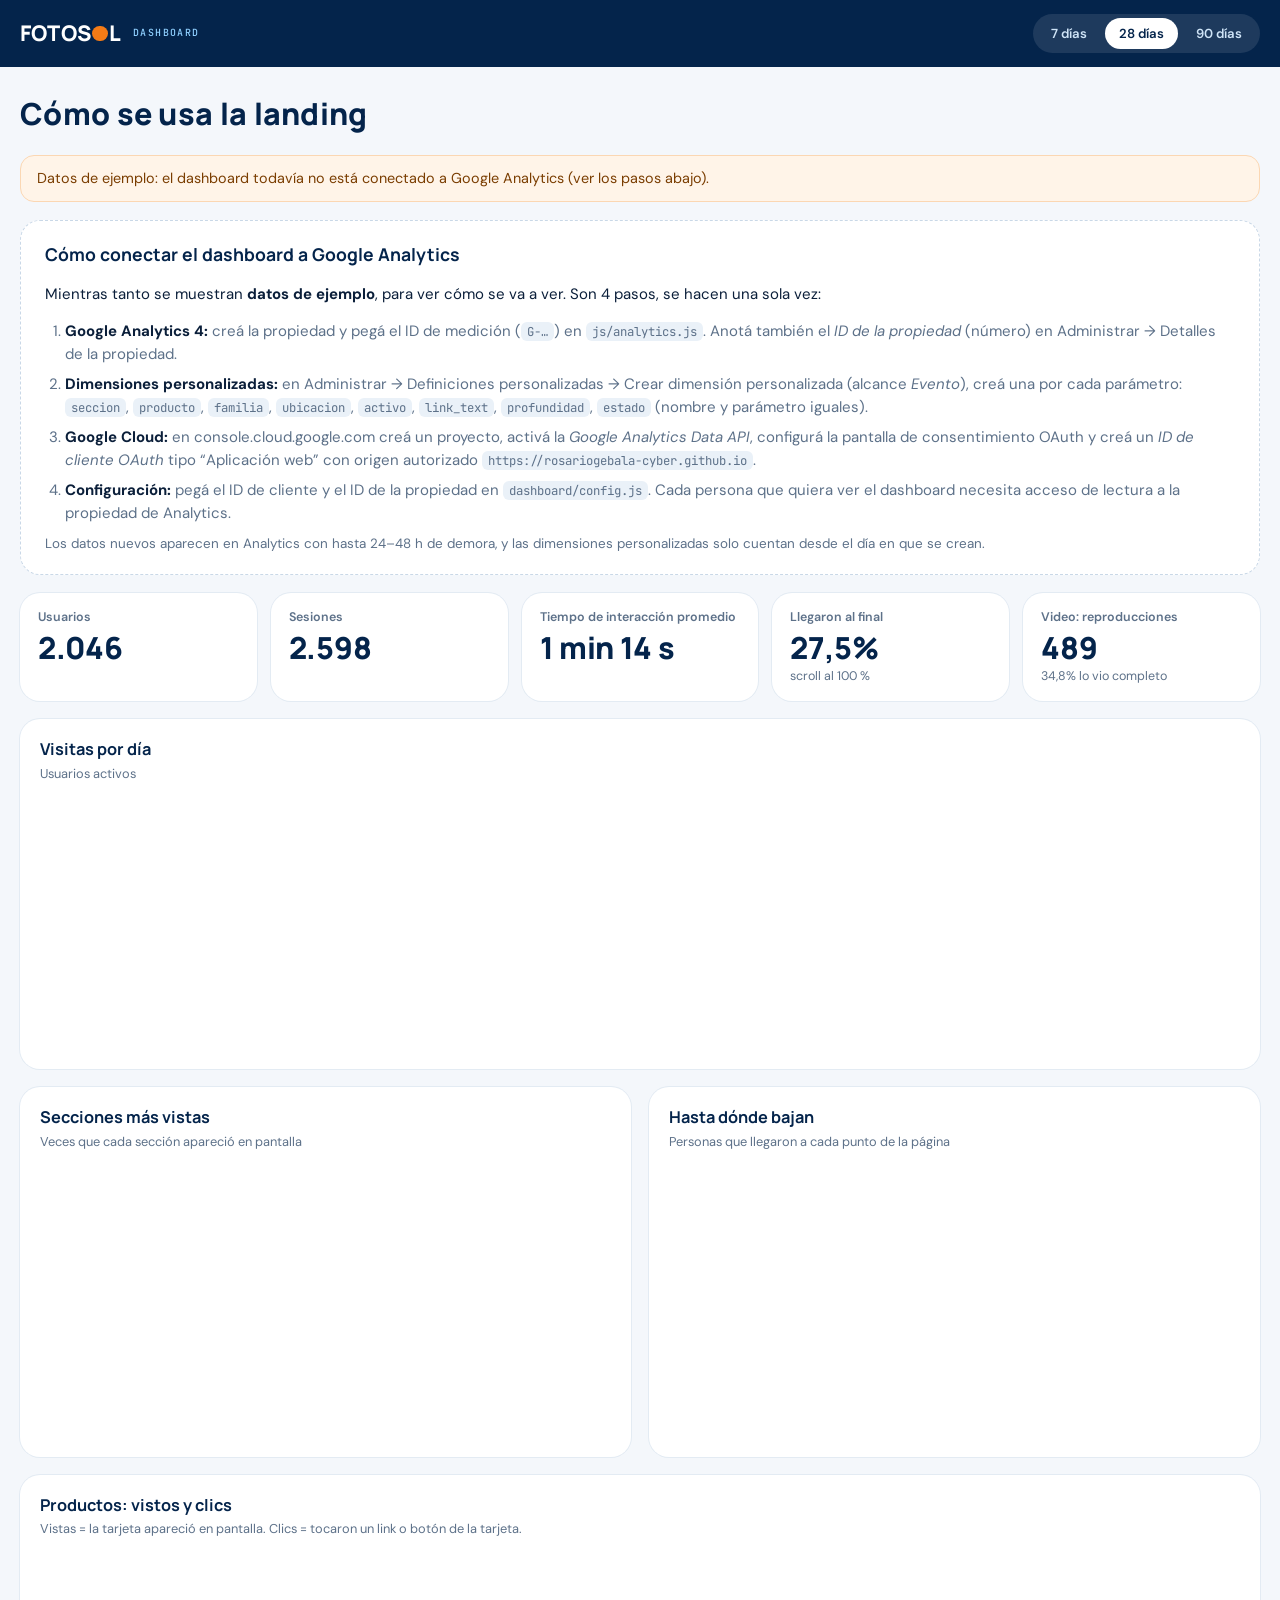
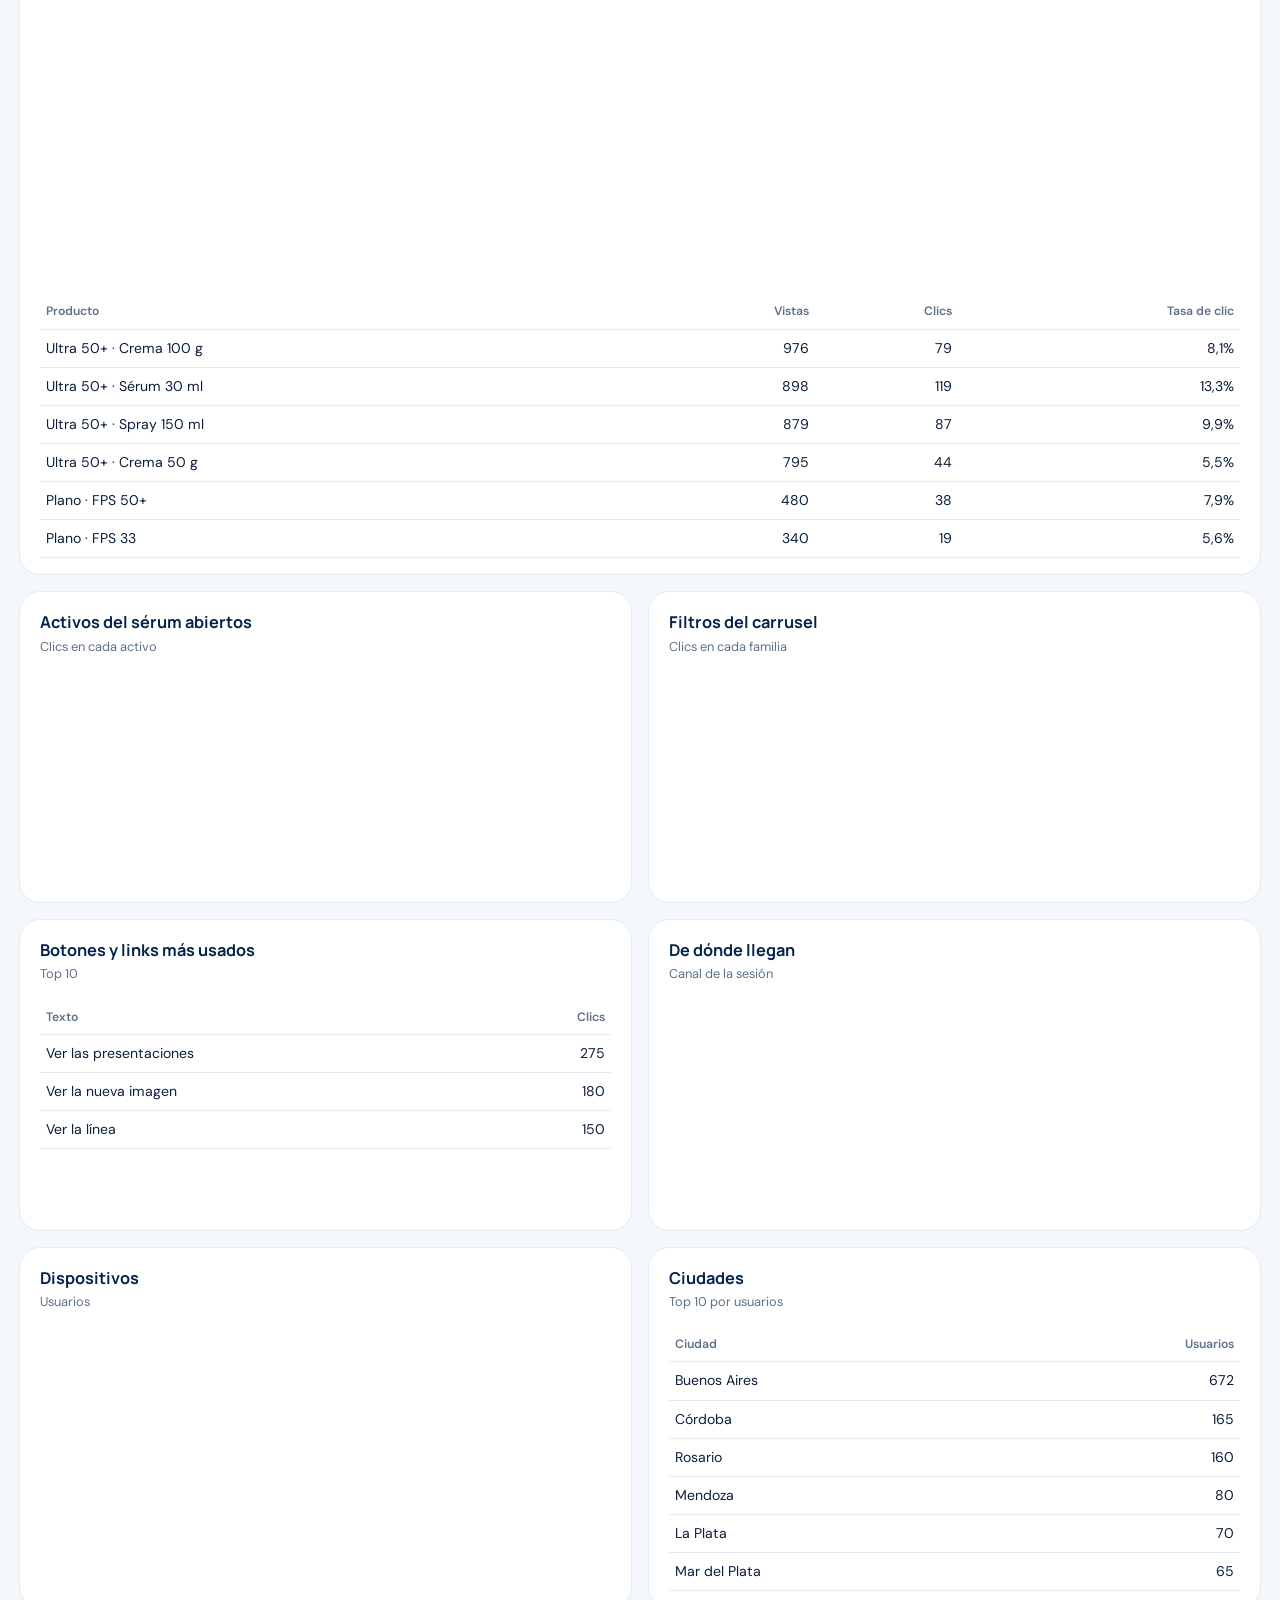
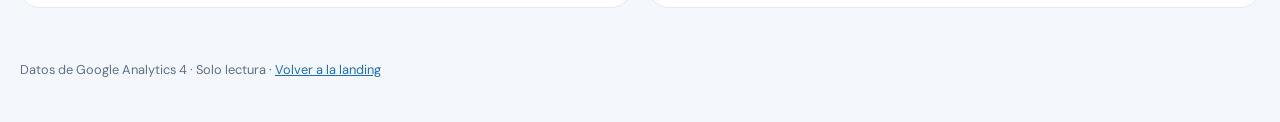
<file: dashboard/index.html>
<!doctype html>
<html lang="es-AR">
<head>
  <meta charset="utf-8">
  <meta name="viewport" content="width=device-width,initial-scale=1">
  <title>Dashboard · Landing Fotosol</title>
  <meta name="robots" content="noindex, nofollow">
  <meta name="theme-color" content="#04244b">
  <link rel="icon" href="../favicon.ico" sizes="any">
  <link rel="icon" href="../icons/favicon.svg" type="image/svg+xml">
  <link rel="preconnect" href="https://fonts.googleapis.com">
  <link rel="preconnect" href="https://fonts.gstatic.com" crossorigin>
  <link href="https://fonts.googleapis.com/css2?family=DM+Sans:opsz,wght@9..40,400;9..40,500;9..40,700&amp;family=JetBrains+Mono:wght@500&amp;family=Manrope:wght@600;700;800&amp;display=swap" rel="stylesheet">
  <link rel="stylesheet" href="dashboard.css">
</head>
<body>
<header class="db-header">
  <div class="db-wrap db-header-in">
    <a class="db-brand" href="../" aria-label="Volver a la landing Fotosol">FOTOS<span class="db-sun" aria-hidden="true"></span>L <small>Dashboard</small></a>
    <div class="db-actions">
      <div class="db-range" role="group" aria-label="Período">
        <button type="button" data-days="7" aria-pressed="false">7 días</button>
        <button type="button" data-days="28" class="is-active" aria-pressed="true">28 días</button>
        <button type="button" data-days="90" aria-pressed="false">90 días</button>
      </div>
      <button type="button" class="db-login" id="db-login" hidden>Entrar con Google</button>
      <button type="button" class="db-logout" id="db-logout" hidden>Salir</button>
    </div>
  </div>
</header>

<main class="db-wrap db-main">
  <h1 class="db-title">Cómo se usa la landing</h1>
  <div class="db-status" id="db-status" role="status" aria-live="polite"></div>

  <section class="db-setup" id="db-setup" hidden aria-labelledby="setup-title">
    <h2 id="setup-title">Cómo conectar el dashboard a Google Analytics</h2>
    <p>Mientras tanto se muestran <strong>datos de ejemplo</strong>, para ver cómo se va a ver. Son 4 pasos, se hacen una sola vez:</p>
    <ol>
      <li><strong>Google Analytics 4:</strong> creá la propiedad y pegá el ID de medición (<code>G-…</code>) en <code>js/analytics.js</code>. Anotá también el <em>ID de la propiedad</em> (número) en Administrar → Detalles de la propiedad.</li>
      <li><strong>Dimensiones personalizadas:</strong> en Administrar → Definiciones personalizadas → Crear dimensión personalizada (alcance <em>Evento</em>), creá una por cada parámetro: <code>seccion</code>, <code>producto</code>, <code>familia</code>, <code>ubicacion</code>, <code>activo</code>, <code>link_text</code>, <code>profundidad</code>, <code>estado</code> (nombre y parámetro iguales).</li>
      <li><strong>Google Cloud:</strong> en console.cloud.google.com creá un proyecto, activá la <em>Google Analytics Data API</em>, configurá la pantalla de consentimiento OAuth y creá un <em>ID de cliente OAuth</em> tipo “Aplicación web” con origen autorizado <code>https://rosariogebala-cyber.github.io</code>.</li>
      <li><strong>Configuración:</strong> pegá el ID de cliente y el ID de la propiedad en <code>dashboard/config.js</code>. Cada persona que quiera ver el dashboard necesita acceso de lectura a la propiedad de Analytics.</li>
    </ol>
    <p class="db-note">Los datos nuevos aparecen en Analytics con hasta 24–48 h de demora, y las dimensiones personalizadas solo cuentan desde el día en que se crean.</p>
  </section>

  <section class="db-kpis" aria-label="Resumen">
    <article class="db-kpi"><h2>Usuarios</h2><p class="db-num" data-kpi="users">—</p></article>
    <article class="db-kpi"><h2>Sesiones</h2><p class="db-num" data-kpi="sessions">—</p></article>
    <article class="db-kpi"><h2>Tiempo de interacción promedio</h2><p class="db-num" data-kpi="engagement">—</p></article>
    <article class="db-kpi"><h2>Llegaron al final</h2><p class="db-num" data-kpi="bottom">—</p><p class="db-sub">scroll al 100&nbsp;%</p></article>
    <article class="db-kpi"><h2>Video: reproducciones</h2><p class="db-num" data-kpi="videoPlay">—</p><p class="db-sub" data-kpi="videoDone">—</p></article>
  </section>

  <section class="db-card db-span-2" aria-labelledby="t-days">
    <div class="db-card-head"><h2 id="t-days">Visitas por día</h2><p>Usuarios activos</p></div>
    <div class="db-chart db-chart-line"><canvas id="c-days" aria-label="Gráfico de usuarios por día"></canvas></div>
  </section>

  <div class="db-grid">
    <section class="db-card" aria-labelledby="t-sections">
      <div class="db-card-head"><h2 id="t-sections">Secciones más vistas</h2><p>Veces que cada sección apareció en pantalla</p></div>
      <div class="db-chart"><canvas id="c-sections" aria-label="Gráfico de secciones más vistas"></canvas></div>
    </section>

    <section class="db-card" aria-labelledby="t-scroll">
      <div class="db-card-head"><h2 id="t-scroll">Hasta dónde bajan</h2><p>Personas que llegaron a cada punto de la página</p></div>
      <div class="db-chart"><canvas id="c-scroll" aria-label="Gráfico de profundidad de scroll"></canvas></div>
    </section>

    <section class="db-card db-span-2" aria-labelledby="t-products">
      <div class="db-card-head"><h2 id="t-products">Productos: vistos y clics</h2><p>Vistas = la tarjeta apareció en pantalla. Clics = tocaron un link o botón de la tarjeta.</p></div>
      <div class="db-chart db-chart-tall"><canvas id="c-products" aria-label="Gráfico de vistas y clics por producto"></canvas></div>
      <div class="db-table-wrap"><table class="db-table" id="t-products-table"><caption class="db-sr">Vistas, clics y tasa de clic por producto</caption><thead><tr><th scope="col">Producto</th><th scope="col">Vistas</th><th scope="col">Clics</th><th scope="col">Tasa de clic</th></tr></thead><tbody></tbody></table></div>
    </section>

    <section class="db-card" aria-labelledby="t-actives">
      <div class="db-card-head"><h2 id="t-actives">Activos del sérum abiertos</h2><p>Clics en cada activo</p></div>
      <div class="db-chart db-chart-short"><canvas id="c-actives" aria-label="Gráfico de activos del sérum abiertos"></canvas></div>
    </section>

    <section class="db-card" aria-labelledby="t-families">
      <div class="db-card-head"><h2 id="t-families">Filtros del carrusel</h2><p>Clics en cada familia</p></div>
      <div class="db-chart db-chart-short"><canvas id="c-families" aria-label="Gráfico de filtros del carrusel"></canvas></div>
    </section>

    <section class="db-card" aria-labelledby="t-ctas">
      <div class="db-card-head"><h2 id="t-ctas">Botones y links más usados</h2><p>Top 10</p></div>
      <div class="db-table-wrap"><table class="db-table" id="t-ctas-table"><caption class="db-sr">Botones y links más usados</caption><thead><tr><th scope="col">Texto</th><th scope="col">Clics</th></tr></thead><tbody></tbody></table></div>
    </section>

    <section class="db-card" aria-labelledby="t-sources">
      <div class="db-card-head"><h2 id="t-sources">De dónde llegan</h2><p>Canal de la sesión</p></div>
      <div class="db-chart db-chart-short"><canvas id="c-sources" aria-label="Gráfico de canales de tráfico"></canvas></div>
    </section>

    <section class="db-card" aria-labelledby="t-devices">
      <div class="db-card-head"><h2 id="t-devices">Dispositivos</h2><p>Usuarios</p></div>
      <div class="db-chart db-chart-short"><canvas id="c-devices" aria-label="Gráfico de dispositivos"></canvas></div>
    </section>

    <section class="db-card" aria-labelledby="t-cities">
      <div class="db-card-head"><h2 id="t-cities">Ciudades</h2><p>Top 10 por usuarios</p></div>
      <div class="db-table-wrap"><table class="db-table" id="t-cities-table"><caption class="db-sr">Ciudades con más usuarios</caption><thead><tr><th scope="col">Ciudad</th><th scope="col">Usuarios</th></tr></thead><tbody></tbody></table></div>
    </section>
  </div>
</main>

<footer class="db-footer db-wrap">
  <p>Datos de Google Analytics 4 · Solo lectura · <a href="../">Volver a la landing</a></p>
</footer>

<script src="vendor/chart.umd.js" defer></script>
<script src="config.js" defer></script>
<script src="dashboard.js" defer></script>
</body>
</html>
</file>
<file: dashboard/dashboard.css>
/* Dashboard · Landing Fotosol */
:root{
  --navy:#04244b;--blue:#1d6fb8;--orange:#f47b16;--ink:#0b1f3a;--muted:#5d7189;--line:#e3ebf3;
  --bg:#f4f7fb;--card:#fff;--radius:20px;
  --display:Manrope,system-ui,sans-serif;--body:"DM Sans",system-ui,sans-serif;--mono:"JetBrains Mono",ui-monospace,monospace;
}
*{box-sizing:border-box}
body{margin:0;background:var(--bg);color:var(--ink);font-family:var(--body);font-size:15px;line-height:1.5}
.db-wrap{width:min(1240px,100% - 40px);margin-inline:auto}
.db-sr{position:absolute;width:1px;height:1px;overflow:hidden;clip:rect(0 0 0 0);white-space:nowrap}
code{font-family:var(--mono);font-size:.82em;background:#eaf1f8;padding:1px 6px;border-radius:6px}

/* Header */
.db-header{background:var(--navy);color:#fff;position:sticky;top:0;z-index:10}
.db-header-in{display:flex;align-items:center;justify-content:space-between;gap:16px;flex-wrap:wrap;padding:14px 0}
.db-brand{display:flex;align-items:center;font-family:var(--display);font-weight:800;font-size:1.35rem;color:#fff;text-decoration:none;letter-spacing:.01em}
.db-sun{display:inline-block;width:.74em;height:.74em;border-radius:50%;background:var(--orange);margin:0 .04em}
.db-brand small{font-family:var(--mono);font-weight:500;font-size:.62rem;letter-spacing:.14em;text-transform:uppercase;color:#8fd0ff;margin-left:12px}
.db-actions{display:flex;align-items:center;gap:10px;flex-wrap:wrap}
.db-range{display:flex;gap:4px;padding:4px;border-radius:100px;background:rgba(255,255,255,.1)}
.db-range button{border:0;background:transparent;color:#cfe4f7;padding:7px 14px;border-radius:100px;font:600 .82rem var(--body);cursor:pointer}
.db-range button.is-active{background:#fff;color:var(--navy)}
.db-login,.db-logout{border:0;border-radius:100px;padding:9px 18px;font:700 .85rem var(--body);cursor:pointer}
.db-login{background:var(--orange);color:#fff}
.db-logout{background:transparent;color:#cfe4f7;border:1px solid rgba(255,255,255,.3)}
.db-login[hidden],.db-logout[hidden]{display:none}
button:focus-visible,a:focus-visible{outline:2px solid var(--orange);outline-offset:2px}

/* Estado y guía */
.db-main{padding:24px 0 40px;display:flex;flex-direction:column;gap:18px}
.db-status:empty{display:none}
.db-status{padding:12px 16px;border-radius:14px;background:#fff4e8;color:#7a3d00;border:1px solid #fbd7b3;font-size:.9rem}
.db-status.is-ok{background:#eaf5ee;color:#18502d;border-color:#c4e3cf}
.db-status.is-error{background:#fdeceb;color:#8a1f17;border-color:#f5c6c2}
.db-setup{background:#fff;border:1px dashed #c9d8e7;border-radius:var(--radius);padding:20px 24px}
.db-setup[hidden]{display:none}
.db-setup h2{font-family:var(--display);font-size:1.1rem;margin:0 0 6px;color:var(--navy)}
.db-setup ol{margin:10px 0;padding-left:20px;color:var(--muted)}
.db-setup li{margin-bottom:8px}
.db-setup strong{color:var(--ink)}
.db-note{font-size:.84rem;color:var(--muted);margin:0}

/* KPIs */
.db-kpis{display:grid;grid-template-columns:repeat(5,minmax(0,1fr));gap:14px}
.db-kpi{background:var(--card);border-radius:var(--radius);padding:16px 18px;box-shadow:0 0 0 1px var(--line)}
.db-kpi h2{margin:0;font:600 .78rem var(--body);color:var(--muted)}
.db-num{margin:6px 0 0;font-family:var(--display);font-weight:800;font-size:1.9rem;letter-spacing:-.01em;color:var(--navy);line-height:1.1}
.db-sub{margin:2px 0 0;font-size:.78rem;color:var(--muted)}

/* Tarjetas */
.db-grid{display:grid;grid-template-columns:repeat(2,minmax(0,1fr));gap:18px}
.db-card{background:var(--card);border-radius:var(--radius);padding:18px 20px 16px;box-shadow:0 0 0 1px var(--line);min-width:0}
.db-span-2{grid-column:1 / -1}
.db-card-head{margin-bottom:10px}
.db-card-head h2{margin:0;font-family:var(--display);font-weight:700;font-size:1.02rem;color:var(--navy)}
.db-card-head p{margin:2px 0 0;font-size:.8rem;color:var(--muted)}
.db-chart{position:relative;height:280px}
.db-chart-line{height:260px}
.db-chart-tall{height:340px}
.db-chart-short{height:220px}
.db-table-wrap{overflow-x:auto}
.db-table{width:100%;border-collapse:collapse;font-size:.88rem;margin-top:6px}
.db-table th{text-align:left;font-weight:600;color:var(--muted);font-size:.76rem;padding:8px 6px;border-bottom:1px solid var(--line)}
.db-table td{padding:8px 6px;border-bottom:1px solid var(--line);font-variant-numeric:tabular-nums}
.db-table td + td,.db-table th + th{text-align:right}
.db-footer{padding:0 0 30px;font-size:.8rem;color:var(--muted)}
.db-footer a{color:var(--blue)}

@media(max-width:1000px){.db-kpis{grid-template-columns:repeat(3,minmax(0,1fr))}}
@media(max-width:760px){
  .db-kpis{grid-template-columns:1fr 1fr}
  .db-grid{grid-template-columns:1fr}
  .db-num{font-size:1.5rem}
}
.db-empty{position:absolute;inset:0;display:grid;place-items:center;margin:0;padding:20px;text-align:center;color:var(--muted);font-size:.88rem;background:#f8fafc;border-radius:14px}
.db-td-empty{text-align:left!important;color:var(--muted)}
.db-title{margin:0;font-family:var(--display);font-weight:800;font-size:clamp(1.4rem,2.4vw,1.9rem);letter-spacing:.01em;color:var(--navy)}
</file>
